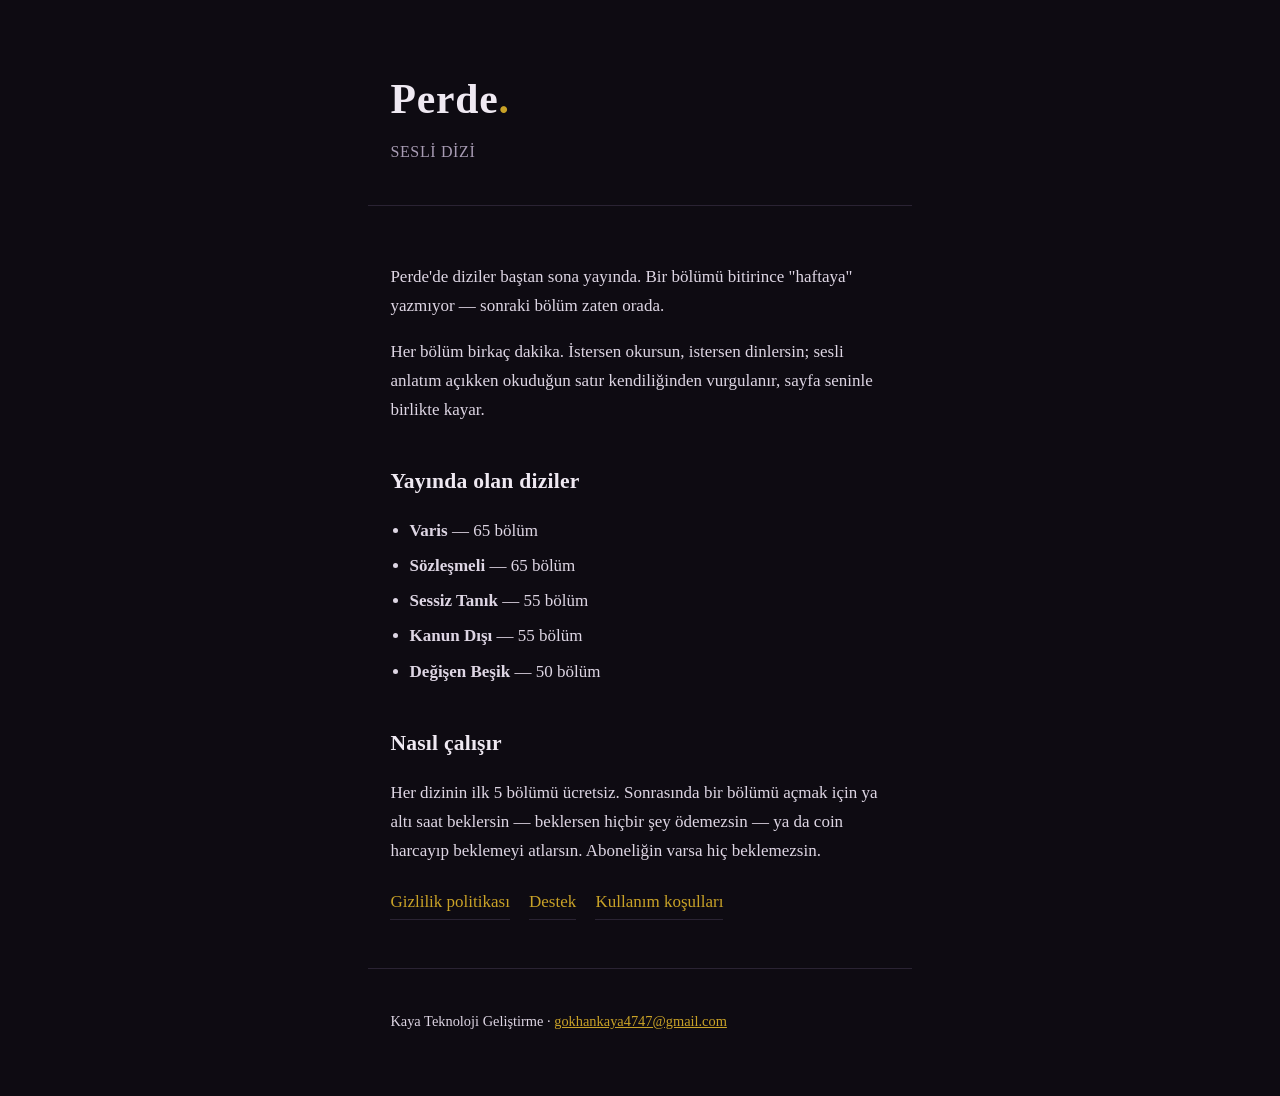
<file: index.html>
<!doctype html>
<html lang="tr">
<head>
<meta charset="utf-8">
<meta name="viewport" content="width=device-width,initial-scale=1">
<title>Perde: Sesli Dizi</title>
<meta name="description" content="Türkçe yazılmış sesli mikro-diziler. İlk 5 bölüm ücretsiz, dizinin tamamı yayında.">
<link rel="stylesheet" href="perde.css">
</head>
<body>
<header>
  <h1 class="perde">Perde<span>.</span></h1>
  <p class="alt">SESLİ DİZİ</p>
</header>
<main>
  <p>Perde'de diziler baştan sona yayında. Bir bölümü bitirince "haftaya"
  yazmıyor — sonraki bölüm zaten orada.</p>

  <p>Her bölüm birkaç dakika. İstersen okursun, istersen dinlersin; sesli
  anlatım açıkken okuduğun satır kendiliğinden vurgulanır, sayfa seninle
  birlikte kayar.</p>

  <h2>Yayında olan diziler</h2>
  <ul>
    <li><strong>Varis</strong> — 65 bölüm</li>
    <li><strong>Sözleşmeli</strong> — 65 bölüm</li>
    <li><strong>Sessiz Tanık</strong> — 55 bölüm</li>
    <li><strong>Kanun Dışı</strong> — 55 bölüm</li>
    <li><strong>Değişen Beşik</strong> — 50 bölüm</li>
  </ul>

  <h2>Nasıl çalışır</h2>
  <p>Her dizinin ilk 5 bölümü ücretsiz. Sonrasında bir bölümü açmak için ya
  altı saat beklersin — beklersen hiçbir şey ödemezsin — ya da coin harcayıp
  beklemeyi atlarsın. Aboneliğin varsa hiç beklemezsin.</p>

  <nav>
    <a href="gizlilik.html">Gizlilik politikası</a>
    <a href="destek.html">Destek</a>
    <a href="kullanim-kosullari.html">Kullanım koşulları</a>
  </nav>
</main>
<footer>
  <p>Kaya Teknoloji Geliştirme · <a href="mailto:gokhankaya4747@gmail.com">gokhankaya4747@gmail.com</a></p>
</footer>
</body>
</html>
</file>
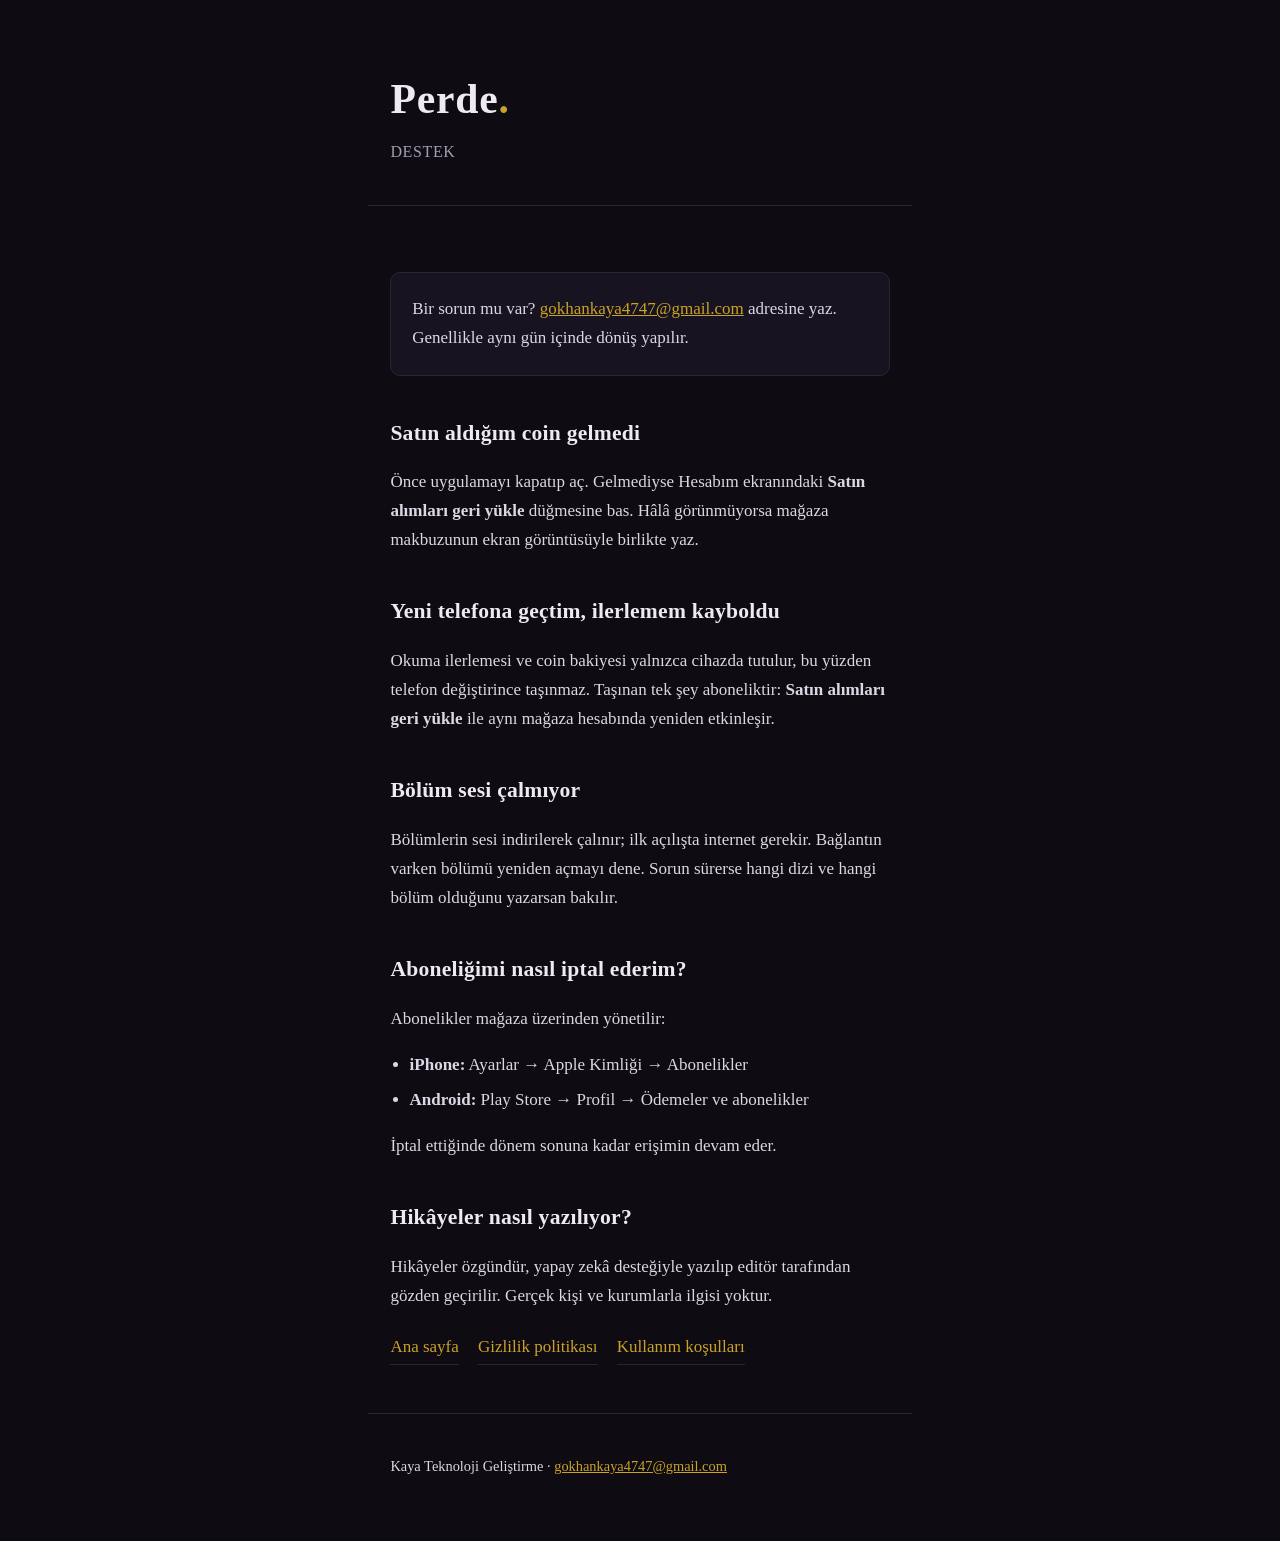
<file: destek.html>
<!doctype html>
<html lang="tr">
<head>
<meta charset="utf-8">
<meta name="viewport" content="width=device-width,initial-scale=1">
<title>Destek — Perde: Sesli Dizi</title>
<meta name="description" content="Perde: Sesli Dizi için destek ve sık sorulan sorular.">
<link rel="stylesheet" href="perde.css">
</head>
<body>
<header>
  <h1 class="perde">Perde<span>.</span></h1>
  <p class="alt">DESTEK</p>
</header>
<main>
  <div class="kutu">
    <p>Bir sorun mu var? <a href="mailto:gokhankaya4747@gmail.com?subject=Perde%20destek">gokhankaya4747@gmail.com</a>
    adresine yaz. Genellikle aynı gün içinde dönüş yapılır.</p>
  </div>

  <h2>Satın aldığım coin gelmedi</h2>
  <p>Önce uygulamayı kapatıp aç. Gelmediyse Hesabım ekranındaki
  <strong>Satın alımları geri yükle</strong> düğmesine bas. Hâlâ görünmüyorsa
  mağaza makbuzunun ekran görüntüsüyle birlikte yaz.</p>

  <h2>Yeni telefona geçtim, ilerlemem kayboldu</h2>
  <p>Okuma ilerlemesi ve coin bakiyesi yalnızca cihazda tutulur, bu yüzden
  telefon değiştirince taşınmaz. Taşınan tek şey aboneliktir:
  <strong>Satın alımları geri yükle</strong> ile aynı mağaza hesabında
  yeniden etkinleşir.</p>

  <h2>Bölüm sesi çalmıyor</h2>
  <p>Bölümlerin sesi indirilerek çalınır; ilk açılışta internet gerekir.
  Bağlantın varken bölümü yeniden açmayı dene. Sorun sürerse hangi dizi ve
  hangi bölüm olduğunu yazarsan bakılır.</p>

  <h2>Aboneliğimi nasıl iptal ederim?</h2>
  <p>Abonelikler mağaza üzerinden yönetilir:</p>
  <ul>
    <li><strong>iPhone:</strong> Ayarlar → Apple Kimliği → Abonelikler</li>
    <li><strong>Android:</strong> Play Store → Profil → Ödemeler ve abonelikler</li>
  </ul>
  <p>İptal ettiğinde dönem sonuna kadar erişimin devam eder.</p>

  <h2>Hikâyeler nasıl yazılıyor?</h2>
  <p>Hikâyeler özgündür, yapay zekâ desteğiyle yazılıp editör tarafından
  gözden geçirilir. Gerçek kişi ve kurumlarla ilgisi yoktur.</p>

  <nav>
    <a href="index.html">Ana sayfa</a>
    <a href="gizlilik.html">Gizlilik politikası</a>
    <a href="kullanim-kosullari.html">Kullanım koşulları</a>
  </nav>
</main>
<footer>
  <p>Kaya Teknoloji Geliştirme · <a href="mailto:gokhankaya4747@gmail.com">gokhankaya4747@gmail.com</a></p>
</footer>
</body>
</html>
</file>
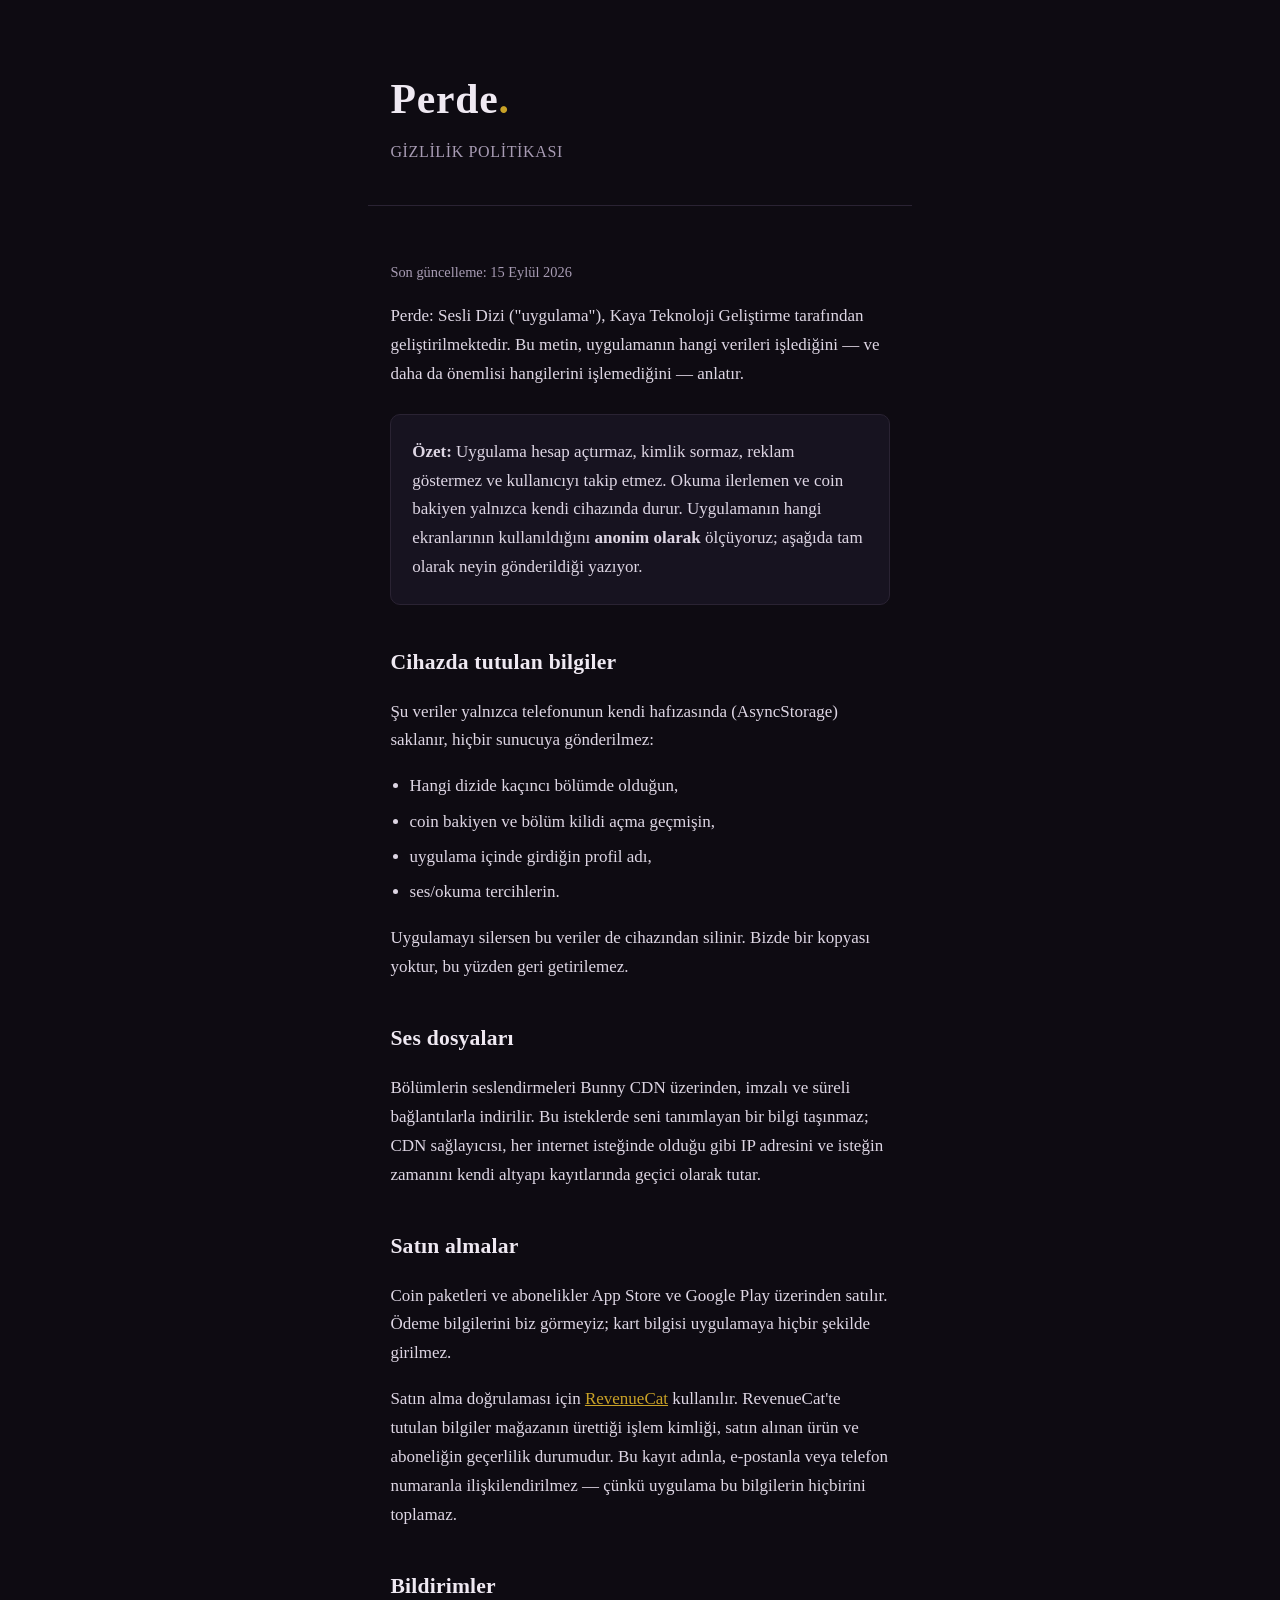
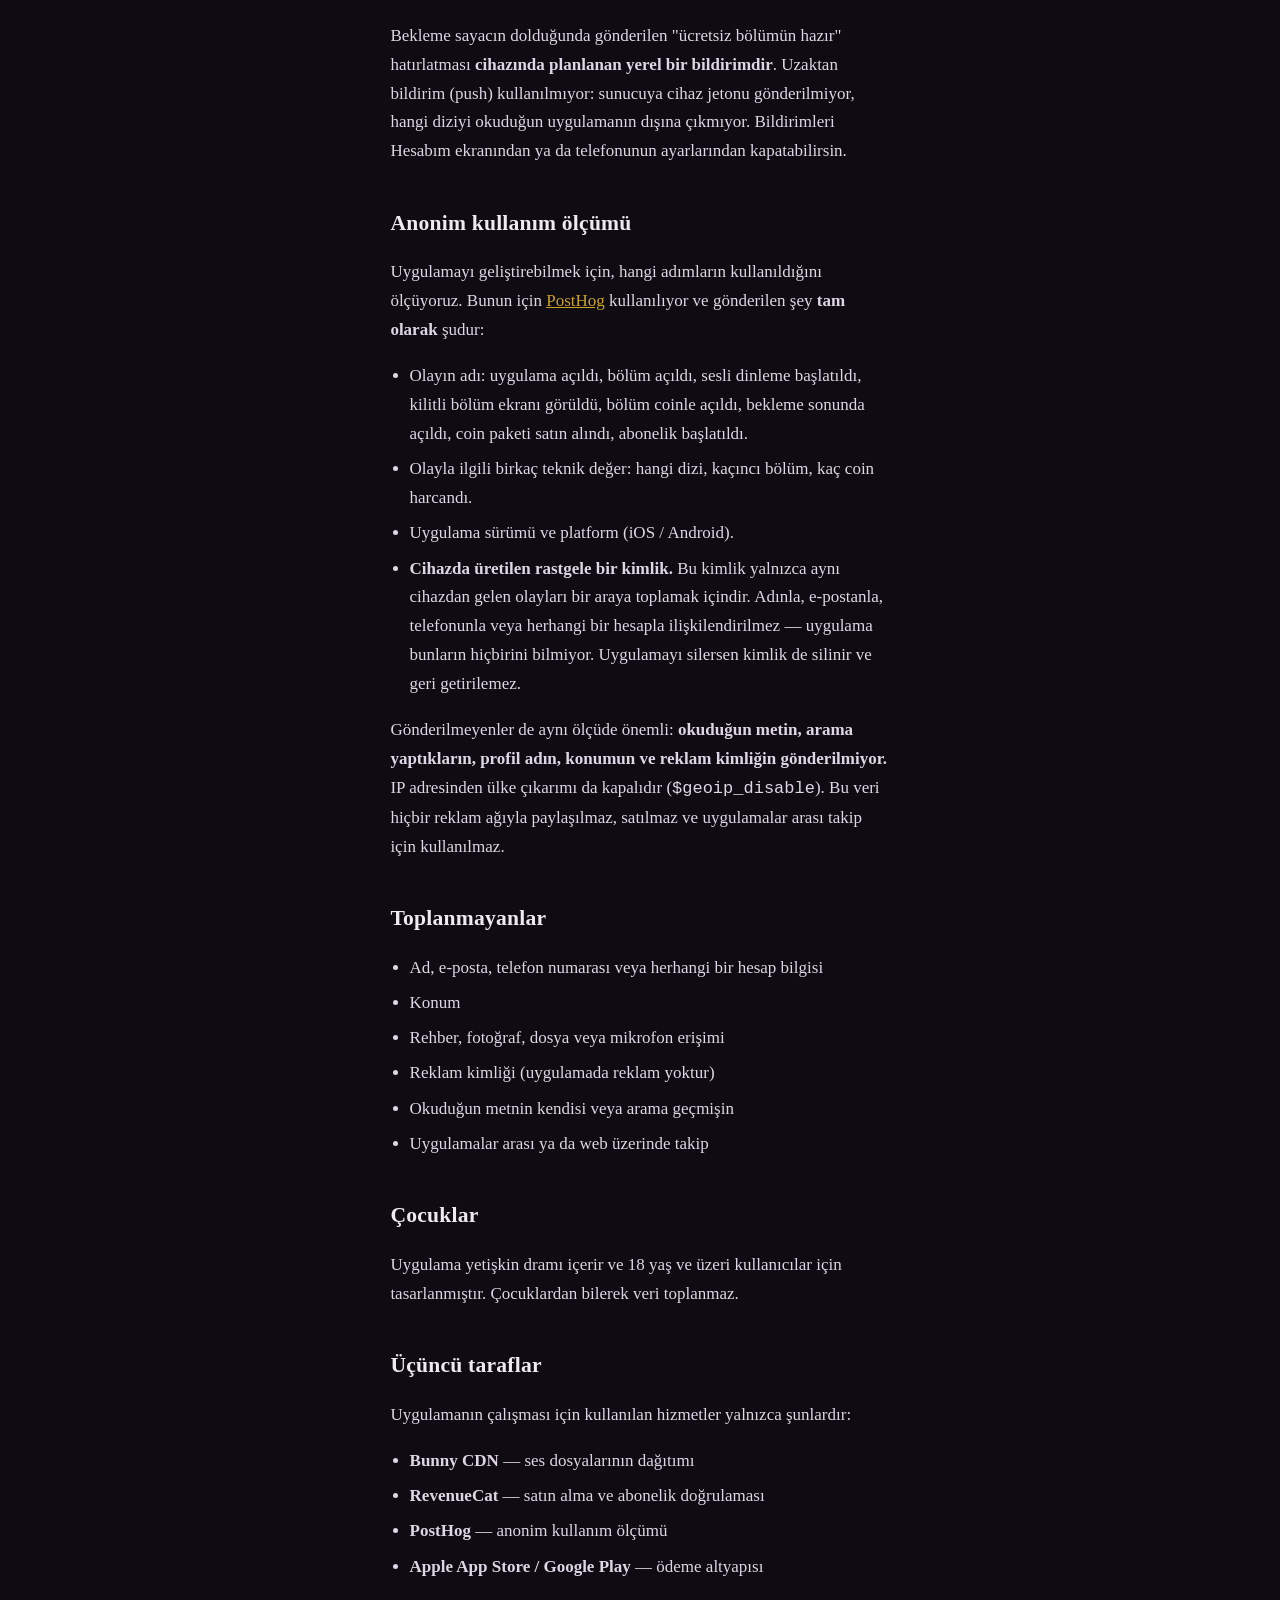
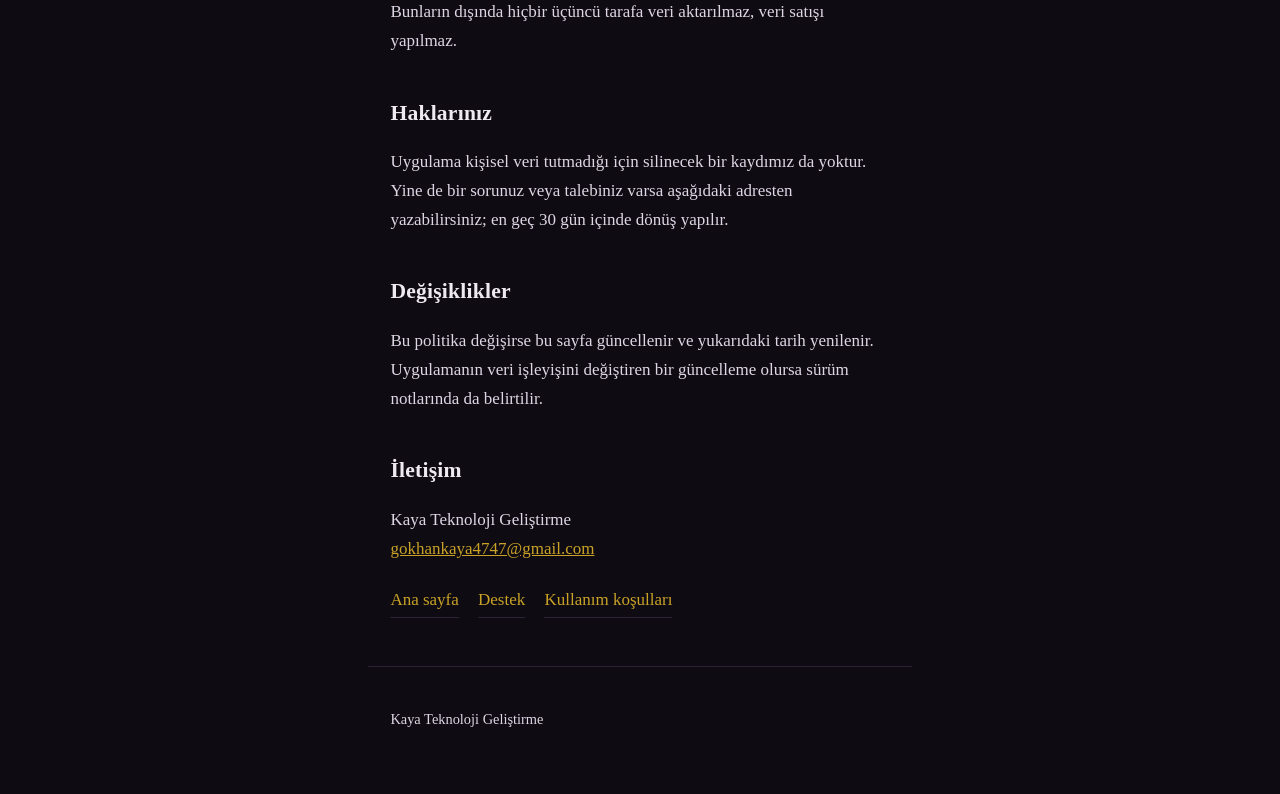
<file: gizlilik.html>
<!doctype html>
<html lang="tr">
<head>
<meta charset="utf-8">
<meta name="viewport" content="width=device-width,initial-scale=1">
<title>Gizlilik Politikası — Perde: Sesli Dizi</title>
<meta name="description" content="Perde: Sesli Dizi uygulamasının gizlilik politikası.">
<link rel="stylesheet" href="perde.css">
</head>
<body>
<header>
  <h1 class="perde">Perde<span>.</span></h1>
  <p class="alt">GİZLİLİK POLİTİKASI</p>
</header>
<main>
  <p class="tarih">Son güncelleme: 15 Eylül 2026</p>

  <p>Perde: Sesli Dizi ("uygulama"), Kaya Teknoloji Geliştirme tarafından
  geliştirilmektedir. Bu metin, uygulamanın hangi verileri işlediğini —
  ve daha da önemlisi hangilerini işlemediğini — anlatır.</p>

  <div class="kutu">
    <p><strong>Özet:</strong> Uygulama hesap açtırmaz, kimlik sormaz,
    reklam göstermez ve kullanıcıyı takip etmez. Okuma ilerlemen ve coin
    bakiyen yalnızca kendi cihazında durur. Uygulamanın hangi ekranlarının
    kullanıldığını <strong>anonim olarak</strong> ölçüyoruz; aşağıda tam
    olarak neyin gönderildiği yazıyor.</p>
  </div>

  <h2>Cihazda tutulan bilgiler</h2>
  <p>Şu veriler yalnızca telefonunun kendi hafızasında (AsyncStorage)
  saklanır, hiçbir sunucuya gönderilmez:</p>
  <ul>
    <li>Hangi dizide kaçıncı bölümde olduğun,</li>
    <li>coin bakiyen ve bölüm kilidi açma geçmişin,</li>
    <li>uygulama içinde girdiğin profil adı,</li>
    <li>ses/okuma tercihlerin.</li>
  </ul>
  <p>Uygulamayı silersen bu veriler de cihazından silinir. Bizde bir kopyası
  yoktur, bu yüzden geri getirilemez.</p>

  <h2>Ses dosyaları</h2>
  <p>Bölümlerin seslendirmeleri Bunny CDN üzerinden, imzalı ve süreli
  bağlantılarla indirilir. Bu isteklerde seni tanımlayan bir bilgi
  taşınmaz; CDN sağlayıcısı, her internet isteğinde olduğu gibi IP adresini
  ve isteğin zamanını kendi altyapı kayıtlarında geçici olarak tutar.</p>

  <h2>Satın almalar</h2>
  <p>Coin paketleri ve abonelikler App Store ve Google Play üzerinden
  satılır. Ödeme bilgilerini biz görmeyiz; kart bilgisi uygulamaya hiçbir
  şekilde girilmez.</p>
  <p>Satın alma doğrulaması için <a href="https://www.revenuecat.com/privacy/" rel="noopener">RevenueCat</a>
  kullanılır. RevenueCat'te tutulan bilgiler mağazanın ürettiği işlem
  kimliği, satın alınan ürün ve aboneliğin geçerlilik durumudur. Bu kayıt
  adınla, e-postanla veya telefon numaranla ilişkilendirilmez — çünkü
  uygulama bu bilgilerin hiçbirini toplamaz.</p>

  <h2>Bildirimler</h2>
  <p>Bekleme sayacın dolduğunda gönderilen "ücretsiz bölümün hazır"
  hatırlatması <strong>cihazında planlanan yerel bir bildirimdir</strong>.
  Uzaktan bildirim (push) kullanılmıyor: sunucuya cihaz jetonu gönderilmiyor,
  hangi diziyi okuduğun uygulamanın dışına çıkmıyor. Bildirimleri Hesabım
  ekranından ya da telefonunun ayarlarından kapatabilirsin.</p>

  <h2>Anonim kullanım ölçümü</h2>
  <p>Uygulamayı geliştirebilmek için, hangi adımların kullanıldığını
  ölçüyoruz. Bunun için <a href="https://posthog.com/privacy" rel="noopener">PostHog</a>
  kullanılıyor ve gönderilen şey <strong>tam olarak</strong> şudur:</p>
  <ul>
    <li>Olayın adı: uygulama açıldı, bölüm açıldı, sesli dinleme başlatıldı,
      kilitli bölüm ekranı görüldü, bölüm coinle açıldı, bekleme sonunda
      açıldı, coin paketi satın alındı, abonelik başlatıldı.</li>
    <li>Olayla ilgili birkaç teknik değer: hangi dizi, kaçıncı bölüm,
      kaç coin harcandı.</li>
    <li>Uygulama sürümü ve platform (iOS / Android).</li>
    <li><strong>Cihazda üretilen rastgele bir kimlik.</strong> Bu kimlik
      yalnızca aynı cihazdan gelen olayları bir araya toplamak içindir.
      Adınla, e-postanla, telefonunla veya herhangi bir hesapla
      ilişkilendirilmez — uygulama bunların hiçbirini bilmiyor.
      Uygulamayı silersen kimlik de silinir ve geri getirilemez.</li>
  </ul>
  <p>Gönderilmeyenler de aynı ölçüde önemli: <strong>okuduğun metin,
  arama yaptıkların, profil adın, konumun ve reklam kimliğin
  gönderilmiyor.</strong> IP adresinden ülke çıkarımı da kapalıdır
  (<code>$geoip_disable</code>). Bu veri hiçbir reklam ağıyla paylaşılmaz,
  satılmaz ve uygulamalar arası takip için kullanılmaz.</p>

  <h2>Toplanmayanlar</h2>
  <ul>
    <li>Ad, e-posta, telefon numarası veya herhangi bir hesap bilgisi</li>
    <li>Konum</li>
    <li>Rehber, fotoğraf, dosya veya mikrofon erişimi</li>
    <li>Reklam kimliği (uygulamada reklam yoktur)</li>
    <li>Okuduğun metnin kendisi veya arama geçmişin</li>
    <li>Uygulamalar arası ya da web üzerinde takip</li>
  </ul>

  <h2>Çocuklar</h2>
  <p>Uygulama yetişkin dramı içerir ve 18 yaş ve üzeri kullanıcılar için
  tasarlanmıştır. Çocuklardan bilerek veri toplanmaz.</p>

  <h2>Üçüncü taraflar</h2>
  <p>Uygulamanın çalışması için kullanılan hizmetler yalnızca şunlardır:</p>
  <ul>
    <li><strong>Bunny CDN</strong> — ses dosyalarının dağıtımı</li>
    <li><strong>RevenueCat</strong> — satın alma ve abonelik doğrulaması</li>
    <li><strong>PostHog</strong> — anonim kullanım ölçümü</li>
    <li><strong>Apple App Store / Google Play</strong> — ödeme altyapısı</li>
  </ul>
  <p>Bunların dışında hiçbir üçüncü tarafa veri aktarılmaz, veri satışı
  yapılmaz.</p>

  <h2>Haklarınız</h2>
  <p>Uygulama kişisel veri tutmadığı için silinecek bir kaydımız da yoktur.
  Yine de bir sorunuz veya talebiniz varsa aşağıdaki adresten yazabilirsiniz;
  en geç 30 gün içinde dönüş yapılır.</p>

  <h2>Değişiklikler</h2>
  <p>Bu politika değişirse bu sayfa güncellenir ve yukarıdaki tarih
  yenilenir. Uygulamanın veri işleyişini değiştiren bir güncelleme olursa
  sürüm notlarında da belirtilir.</p>

  <h2>İletişim</h2>
  <p>Kaya Teknoloji Geliştirme<br>
  <a href="mailto:gokhankaya4747@gmail.com">gokhankaya4747@gmail.com</a></p>

  <nav>
    <a href="index.html">Ana sayfa</a>
    <a href="destek.html">Destek</a>
    <a href="kullanim-kosullari.html">Kullanım koşulları</a>
  </nav>
</main>
<footer>
  <p>Kaya Teknoloji Geliştirme</p>
</footer>
</body>
</html>
</file>
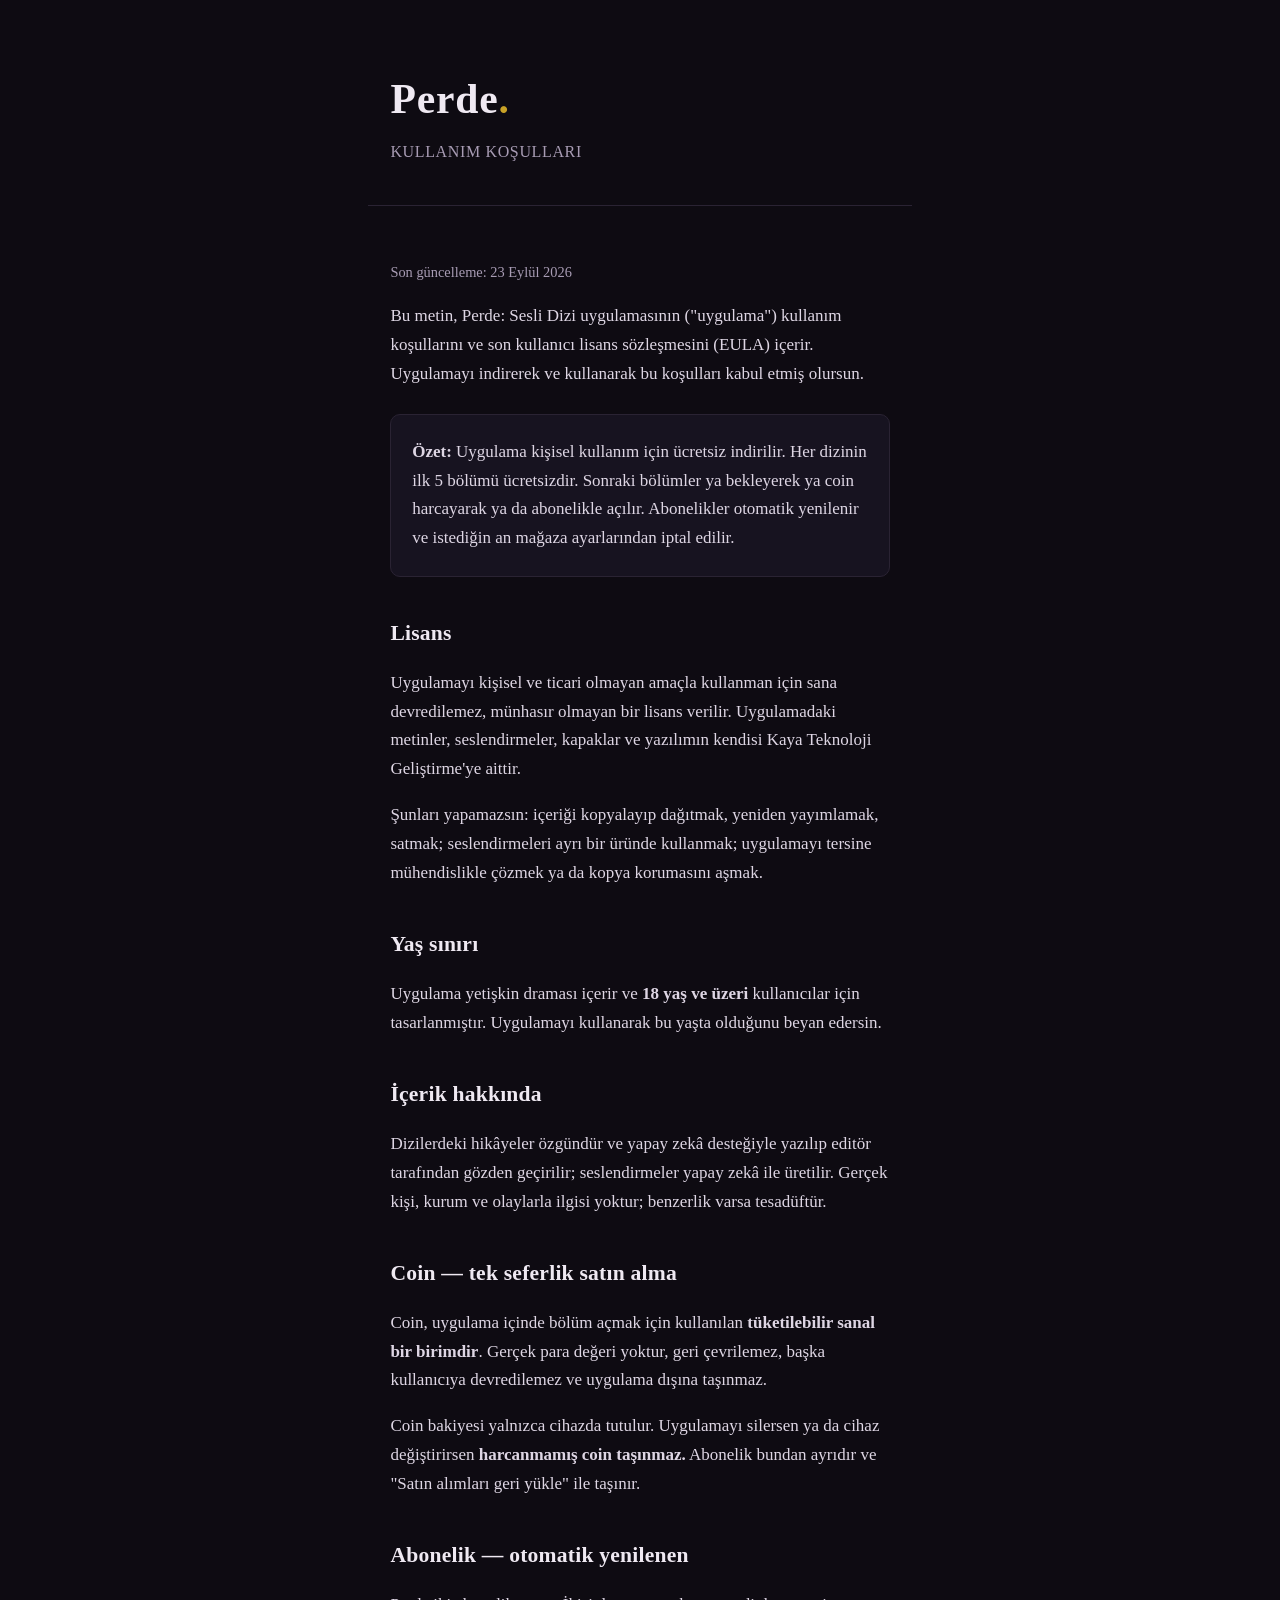
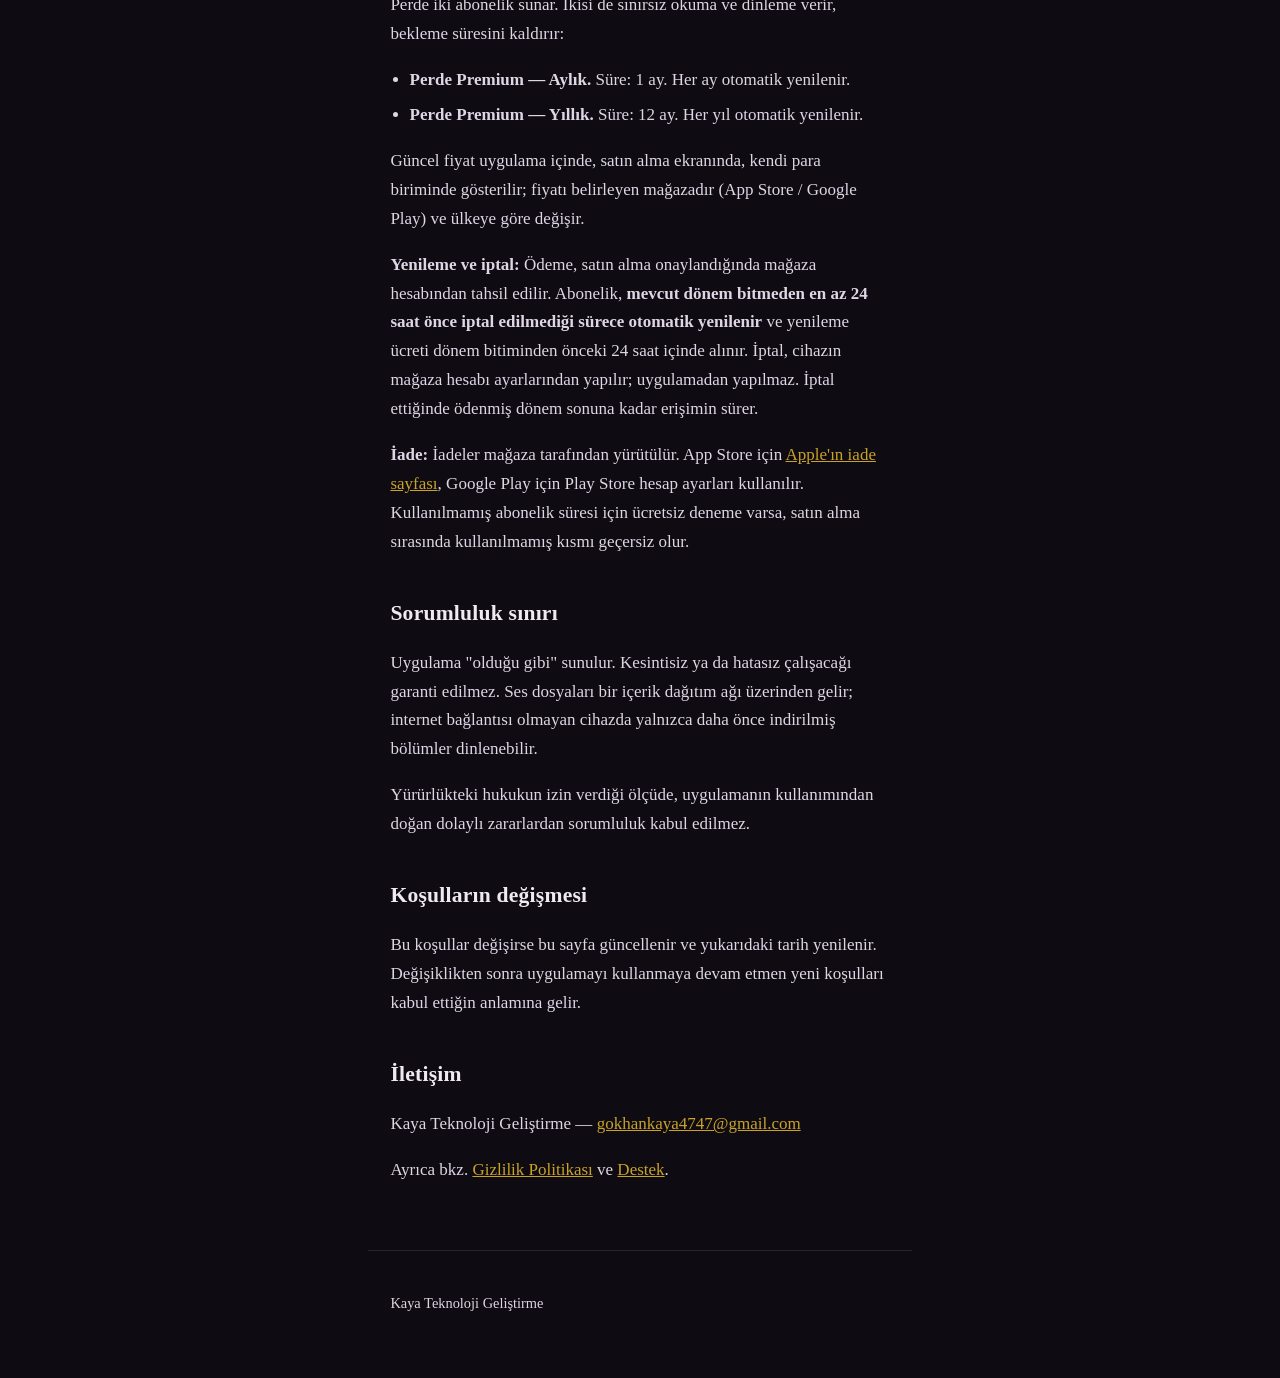
<file: kullanim-kosullari.html>
<!doctype html>
<html lang="tr">
<head>
<meta charset="utf-8">
<meta name="viewport" content="width=device-width,initial-scale=1">
<title>Kullanım Koşulları — Perde: Sesli Dizi</title>
<meta name="description" content="Perde: Sesli Dizi kullanım koşulları ve son kullanıcı lisans sözleşmesi (EULA).">
<link rel="stylesheet" href="perde.css">
</head>
<body>
<header>
  <h1 class="perde">Perde<span>.</span></h1>
  <p class="alt">KULLANIM KOŞULLARI</p>
</header>
<main>
  <p class="tarih">Son güncelleme: 23 Eylül 2026</p>

  <p>Bu metin, Perde: Sesli Dizi uygulamasının ("uygulama") kullanım
  koşullarını ve son kullanıcı lisans sözleşmesini (EULA) içerir. Uygulamayı
  indirerek ve kullanarak bu koşulları kabul etmiş olursun.</p>

  <div class="kutu">
    <p><strong>Özet:</strong> Uygulama kişisel kullanım için ücretsiz
    indirilir. Her dizinin ilk 5 bölümü ücretsizdir. Sonraki bölümler ya
    bekleyerek ya coin harcayarak ya da abonelikle açılır. Abonelikler
    otomatik yenilenir ve istediğin an mağaza ayarlarından iptal edilir.</p>
  </div>

  <h2>Lisans</h2>
  <p>Uygulamayı kişisel ve ticari olmayan amaçla kullanman için sana
  devredilemez, münhasır olmayan bir lisans verilir. Uygulamadaki metinler,
  seslendirmeler, kapaklar ve yazılımın kendisi Kaya Teknoloji
  Geliştirme'ye aittir.</p>
  <p>Şunları yapamazsın: içeriği kopyalayıp dağıtmak, yeniden yayımlamak,
  satmak; seslendirmeleri ayrı bir üründe kullanmak; uygulamayı tersine
  mühendislikle çözmek ya da kopya korumasını aşmak.</p>

  <h2>Yaş sınırı</h2>
  <p>Uygulama yetişkin draması içerir ve <strong>18 yaş ve üzeri</strong>
  kullanıcılar için tasarlanmıştır. Uygulamayı kullanarak bu yaşta olduğunu
  beyan edersin.</p>

  <h2>İçerik hakkında</h2>
  <p>Dizilerdeki hikâyeler özgündür ve yapay zekâ desteğiyle yazılıp editör
  tarafından gözden geçirilir; seslendirmeler yapay zekâ ile üretilir.
  Gerçek kişi, kurum ve olaylarla ilgisi yoktur; benzerlik varsa
  tesadüftür.</p>

  <h2>Coin — tek seferlik satın alma</h2>
  <p>Coin, uygulama içinde bölüm açmak için kullanılan <strong>tüketilebilir
  sanal bir birimdir</strong>. Gerçek para değeri yoktur, geri çevrilemez,
  başka kullanıcıya devredilemez ve uygulama dışına taşınmaz.</p>
  <p>Coin bakiyesi yalnızca cihazda tutulur. Uygulamayı silersen ya da
  cihaz değiştirirsen <strong>harcanmamış coin taşınmaz.</strong> Abonelik
  bundan ayrıdır ve "Satın alımları geri yükle" ile taşınır.</p>

  <h2>Abonelik — otomatik yenilenen</h2>
  <p>Perde iki abonelik sunar. İkisi de sınırsız okuma ve dinleme verir,
  bekleme süresini kaldırır:</p>
  <ul>
    <li><strong>Perde Premium — Aylık.</strong> Süre: 1 ay. Her ay
      otomatik yenilenir.</li>
    <li><strong>Perde Premium — Yıllık.</strong> Süre: 12 ay. Her yıl
      otomatik yenilenir.</li>
  </ul>
  <p>Güncel fiyat uygulama içinde, satın alma ekranında, kendi para biriminde
  gösterilir; fiyatı belirleyen mağazadır (App Store / Google Play) ve
  ülkeye göre değişir.</p>
  <p><strong>Yenileme ve iptal:</strong> Ödeme, satın alma onaylandığında
  mağaza hesabından tahsil edilir. Abonelik, <strong>mevcut dönem bitmeden
  en az 24 saat önce iptal edilmediği sürece otomatik yenilenir</strong> ve
  yenileme ücreti dönem bitiminden önceki 24 saat içinde alınır. İptal,
  cihazın mağaza hesabı ayarlarından yapılır; uygulamadan yapılmaz.
  İptal ettiğinde ödenmiş dönem sonuna kadar erişimin sürer.</p>
  <p><strong>İade:</strong> İadeler mağaza tarafından yürütülür. App Store
  için <a href="https://support.apple.com/tr-tr/HT204084" rel="noopener">Apple'ın iade sayfası</a>,
  Google Play için Play Store hesap ayarları kullanılır. Kullanılmamış
  abonelik süresi için ücretsiz deneme varsa, satın alma sırasında
  kullanılmamış kısmı geçersiz olur.</p>

  <h2>Sorumluluk sınırı</h2>
  <p>Uygulama "olduğu gibi" sunulur. Kesintisiz ya da hatasız çalışacağı
  garanti edilmez. Ses dosyaları bir içerik dağıtım ağı üzerinden gelir;
  internet bağlantısı olmayan cihazda yalnızca daha önce indirilmiş
  bölümler dinlenebilir.</p>
  <p>Yürürlükteki hukukun izin verdiği ölçüde, uygulamanın kullanımından
  doğan dolaylı zararlardan sorumluluk kabul edilmez.</p>

  <h2>Koşulların değişmesi</h2>
  <p>Bu koşullar değişirse bu sayfa güncellenir ve yukarıdaki tarih
  yenilenir. Değişiklikten sonra uygulamayı kullanmaya devam etmen yeni
  koşulları kabul ettiğin anlamına gelir.</p>

  <h2>İletişim</h2>
  <p>Kaya Teknoloji Geliştirme —
  <a href="mailto:gokhankaya4747@gmail.com?subject=Perde%20kullanım%20koşulları">gokhankaya4747@gmail.com</a></p>
  <p>Ayrıca bkz. <a href="gizlilik.html">Gizlilik Politikası</a> ve
  <a href="destek.html">Destek</a>.</p>
</main>
<footer>
  <p>Kaya Teknoloji Geliştirme</p>
</footer>
</body>
</html>
</file>
<file: perde.css>
:root{
  --kagit:#0e0b12;
  --kagit-2:#171320;
  --mürekkep:#efe9f2;
  --soluk:#a89cb4;
  --vurgu:#c9a227;
  --cizgi:#2a2333;
  --olcu:34rem;
}
*{box-sizing:border-box}
html{-webkit-text-size-adjust:100%}
body{
  margin:0;
  background:var(--kagit);
  color:var(--mürekkep);
  font:400 17px/1.7 "Iowan Old Style","Palatino Linotype",Palatino,Georgia,serif;
}
header,main,footer{max-width:var(--olcu);margin:0 auto;padding:0 1.4rem}
header{padding-top:4rem;padding-bottom:2.5rem;border-bottom:1px solid var(--cizgi)}
.perde{font-size:2.6rem;letter-spacing:.02em;margin:0 0 .2rem}
.perde span{color:var(--vurgu)}
.alt{color:var(--soluk);margin:0;font-size:1rem;letter-spacing:.04em}
main{padding-top:2.5rem;padding-bottom:3rem}
h2{font-size:1.35rem;margin:2.4rem 0 .6rem;letter-spacing:.01em}
h2:first-child{margin-top:0}
p,li{color:#ded6e4}
ul{padding-left:1.2rem}
li{margin:.4rem 0}
a{color:var(--vurgu)}
.kutu{background:var(--kagit-2);border:1px solid var(--cizgi);border-radius:10px;padding:1.1rem 1.3rem;margin:1.6rem 0}
.kutu p{margin:.3rem 0}
.tarih{color:var(--soluk);font-size:.9rem}
nav{margin-top:1.4rem;display:flex;gap:1.2rem;flex-wrap:wrap}
nav a{text-decoration:none;border-bottom:1px solid var(--cizgi);padding-bottom:2px}
footer{border-top:1px solid var(--cizgi);padding-top:1.6rem;padding-bottom:3rem;color:var(--soluk);font-size:.9rem}
</file>
